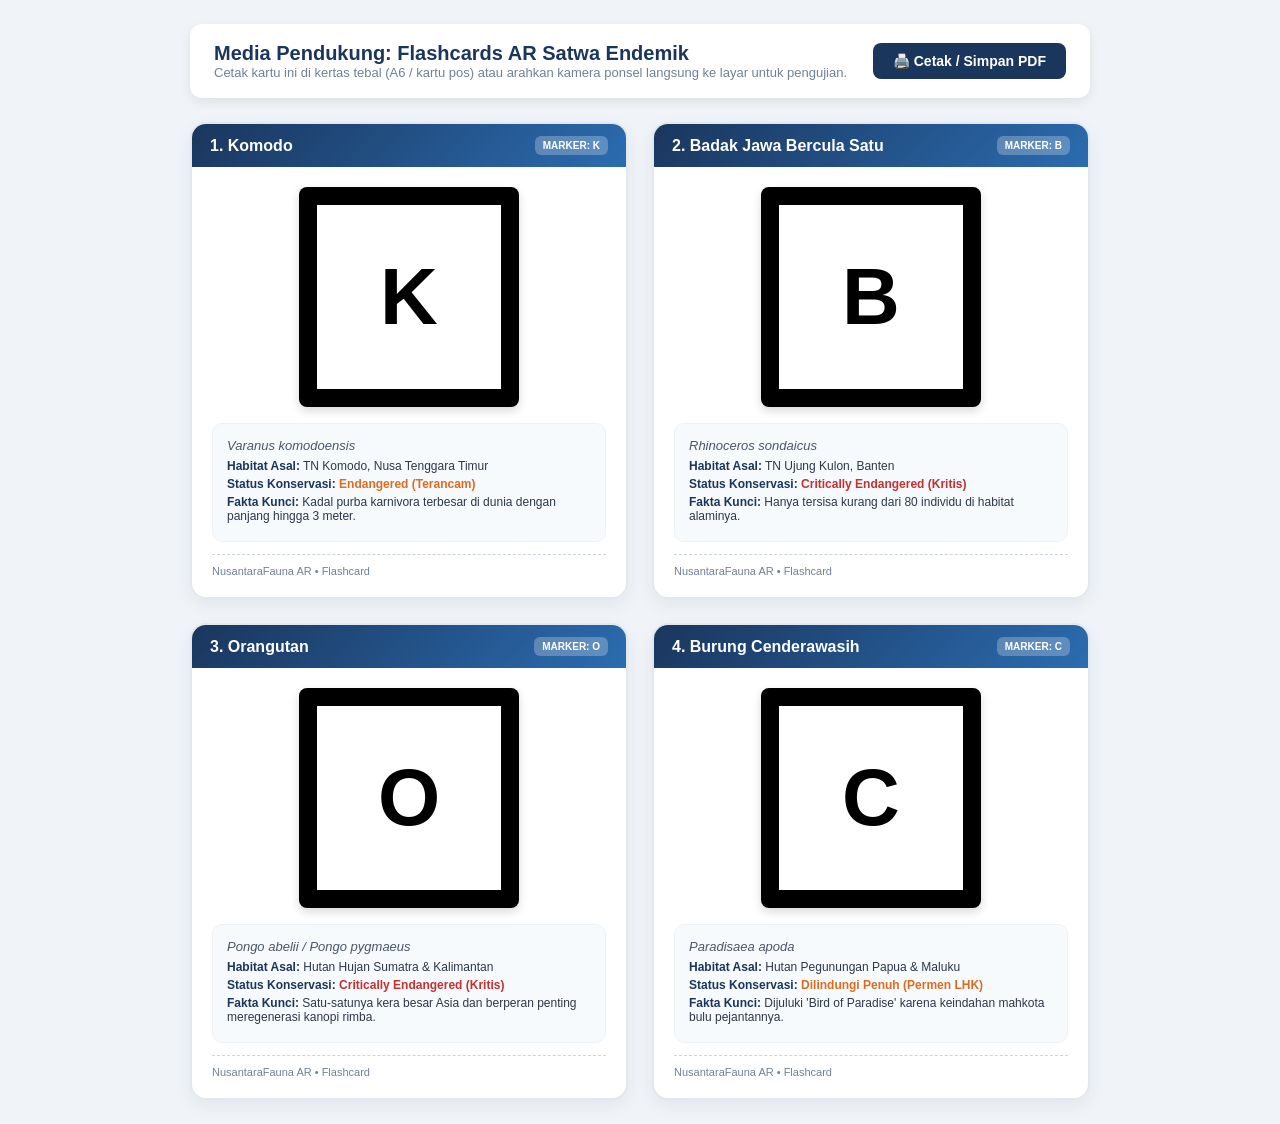
<file: nusantarafauna-ar/cards.html>
<!DOCTYPE html>
<html lang="id">
<head>
  <meta charset="UTF-8">
  <meta name="viewport" content="width=device-width, initial-scale=1.0">
  <title>Kartu Edukasi Flashcard AR - NusantaraFauna</title>
  <style>
    :root {
      --primary: #1a365d;
      --secondary: #2b6cb0;
      --accent-red: #c53030;
      --accent-green: #2f855a;
      --accent-gold: #d69e2e;
      --card-bg: #ffffff;
    }

    * {
      box-sizing: border-box;
      margin: 0;
      padding: 0;
      font-family: 'Segoe UI', Tahoma, Geneva, Verdana, sans-serif;
    }

    body {
      background: #f0f4f8;
      color: #2d3748;
      padding: 24px;
    }

    .toolbar {
      max-width: 900px;
      margin: 0 auto 24px;
      background: white;
      padding: 18px 24px;
      border-radius: 12px;
      box-shadow: 0 4px 12px rgba(0,0,0,0.08);
      display: flex;
      justify-content: space-between;
      align-items: center;
      flex-wrap: wrap;
      gap: 12px;
    }

    .toolbar h1 {
      font-size: 20px;
      color: var(--primary);
    }

    .toolbar p {
      font-size: 13px;
      color: #718096;
    }

    .print-btn {
      background: var(--primary);
      color: white;
      border: none;
      padding: 10px 20px;
      font-size: 14px;
      font-weight: 600;
      border-radius: 8px;
      cursor: pointer;
      transition: background 0.2s;
    }

    .print-btn:hover {
      background: var(--secondary);
    }

    .cards-grid {
      max-width: 900px;
      margin: 0 auto;
      display: grid;
      grid-template-columns: repeat(auto-fit, minmax(400px, 1fr));
      gap: 24px;
    }

    /* Flashcard Container (A6 Ratio format) */
    .flashcard {
      background: white;
      border: 2px solid #e2e8f0;
      border-radius: 16px;
      overflow: hidden;
      box-shadow: 0 6px 18px rgba(0,0,0,0.06);
      page-break-inside: avoid;
    }

    .card-header {
      background: linear-gradient(135deg, var(--primary), var(--secondary));
      color: white;
      padding: 12px 18px;
      display: flex;
      justify-content: space-between;
      align-items: center;
    }

    .card-header h2 {
      font-size: 16px;
      font-weight: 700;
    }

    .card-badge {
      font-size: 10px;
      background: rgba(255,255,255,0.25);
      padding: 4px 8px;
      border-radius: 6px;
      font-weight: 600;
      text-transform: uppercase;
    }

    .card-body {
      padding: 20px;
      display: flex;
      flex-direction: column;
      align-items: center;
      text-align: center;
    }

    /* Marker Display Box */
    .marker-frame {
      width: 220px;
      height: 220px;
      background: #000;
      padding: 18px;
      border-radius: 8px;
      display: flex;
      align-items: center;
      justify-content: center;
      box-shadow: 0 4px 10px rgba(0,0,0,0.15);
      margin-bottom: 16px;
    }

    .marker-inner {
      width: 100%;
      height: 100%;
      background: #fff;
      display: flex;
      align-items: center;
      justify-content: center;
      font-size: 80px;
      font-weight: 900;
      color: #000;
      user-select: none;
    }

    .card-details {
      width: 100%;
      text-align: left;
      background: #f7fafc;
      padding: 14px;
      border-radius: 10px;
      border: 1px solid #edf2f7;
    }

    .card-details .latin {
      font-size: 13px;
      color: #4a5568;
      font-style: italic;
      margin-bottom: 6px;
    }

    .card-details .row {
      font-size: 12px;
      margin-bottom: 4px;
    }

    .card-details .row strong {
      color: var(--primary);
    }

    .badge-iucn-red {
      color: var(--accent-red);
      font-weight: 700;
    }

    .badge-iucn-orange {
      color: #dd6b20;
      font-weight: 700;
    }

    .card-footer {
      width: 100%;
      margin-top: 12px;
      display: flex;
      justify-content: space-between;
      align-items: center;
      font-size: 11px;
      color: #718096;
      border-top: 1px dashed #cbd5e0;
      padding-top: 10px;
    }

    /* Print Stylesheet for Physical Paper */
    @media print {
      body {
        background: white;
        padding: 0;
      }
      .toolbar {
        display: none;
      }
      .cards-grid {
        display: block;
      }
      .flashcard {
        border: 2px solid #000;
        margin-bottom: 20px;
        page-break-inside: avoid;
      }
      .marker-frame {
        box-shadow: none;
      }
    }
  </style>
</head>
<body>

  <!-- Controls for Printing -->
  <div class="toolbar">
    <div>
      <h1>Media Pendukung: Flashcards AR Satwa Endemik</h1>
      <p>Cetak kartu ini di kertas tebal (A6 / kartu pos) atau arahkan kamera ponsel langsung ke layar untuk pengujian.</p>
    </div>
    <button class="print-btn" onclick="window.print()">🖨️ Cetak / Simpan PDF</button>
  </div>

  <!-- Cards Grid -->
  <div class="cards-grid">
    
    <!-- 1. KARTU KOMODO -->
    <div class="flashcard">
      <div class="card-header">
        <h2>1. Komodo</h2>
        <span class="card-badge">Marker: K</span>
      </div>
      <div class="card-body">
        <div class="marker-frame">
          <div class="marker-inner">K</div>
        </div>
        <div class="card-details">
          <div class="latin">Varanus komodoensis</div>
          <div class="row"><strong>Habitat Asal:</strong> TN Komodo, Nusa Tenggara Timur</div>
          <div class="row"><strong>Status Konservasi:</strong> <span class="badge-iucn-orange">Endangered (Terancam)</span></div>
          <div class="row"><strong>Fakta Kunci:</strong> Kadal purba karnivora terbesar di dunia dengan panjang hingga 3 meter.</div>
        </div>
        <div class="card-footer">
          <span>NusantaraFauna AR • Flashcard</span>
        </div>
      </div>
    </div>

    <!-- 2. KARTU BADAK JAWA -->
    <div class="flashcard">
      <div class="card-header">
        <h2>2. Badak Jawa Bercula Satu</h2>
        <span class="card-badge">Marker: B</span>
      </div>
      <div class="card-body">
        <div class="marker-frame">
          <div class="marker-inner">B</div>
        </div>
        <div class="card-details">
          <div class="latin">Rhinoceros sondaicus</div>
          <div class="row"><strong>Habitat Asal:</strong> TN Ujung Kulon, Banten</div>
          <div class="row"><strong>Status Konservasi:</strong> <span class="badge-iucn-red">Critically Endangered (Kritis)</span></div>
          <div class="row"><strong>Fakta Kunci:</strong> Hanya tersisa kurang dari 80 individu di habitat alaminya.</div>
        </div>
        <div class="card-footer">
          <span>NusantaraFauna AR • Flashcard</span>
        </div>
      </div>
    </div>

    <!-- 3. KARTU ORANGUTAN -->
    <div class="flashcard">
      <div class="card-header">
        <h2>3. Orangutan</h2>
        <span class="card-badge">Marker: O</span>
      </div>
      <div class="card-body">
        <div class="marker-frame">
          <div class="marker-inner">O</div>
        </div>
        <div class="card-details">
          <div class="latin">Pongo abelii / Pongo pygmaeus</div>
          <div class="row"><strong>Habitat Asal:</strong> Hutan Hujan Sumatra & Kalimantan</div>
          <div class="row"><strong>Status Konservasi:</strong> <span class="badge-iucn-red">Critically Endangered (Kritis)</span></div>
          <div class="row"><strong>Fakta Kunci:</strong> Satu-satunya kera besar Asia dan berperan penting meregenerasi kanopi rimba.</div>
        </div>
        <div class="card-footer">
          <span>NusantaraFauna AR • Flashcard</span>
        </div>
      </div>
    </div>

    <!-- 4. KARTU BURUNG CENDERAWASIH -->
    <div class="flashcard">
      <div class="card-header">
        <h2>4. Burung Cenderawasih</h2>
        <span class="card-badge">Marker: C</span>
      </div>
      <div class="card-body">
        <div class="marker-frame">
          <div class="marker-inner">C</div>
        </div>
        <div class="card-details">
          <div class="latin">Paradisaea apoda</div>
          <div class="row"><strong>Habitat Asal:</strong> Hutan Pegunungan Papua & Maluku</div>
          <div class="row"><strong>Status Konservasi:</strong> <span class="badge-iucn-orange">Dilindungi Penuh (Permen LHK)</span></div>
          <div class="row"><strong>Fakta Kunci:</strong> Dijuluki 'Bird of Paradise' karena keindahan mahkota bulu pejantannya.</div>
        </div>
        <div class="card-footer">
          <span>NusantaraFauna AR • Flashcard</span>
        </div>
      </div>
    </div>

  </div>

</body>
</html>
</file>
